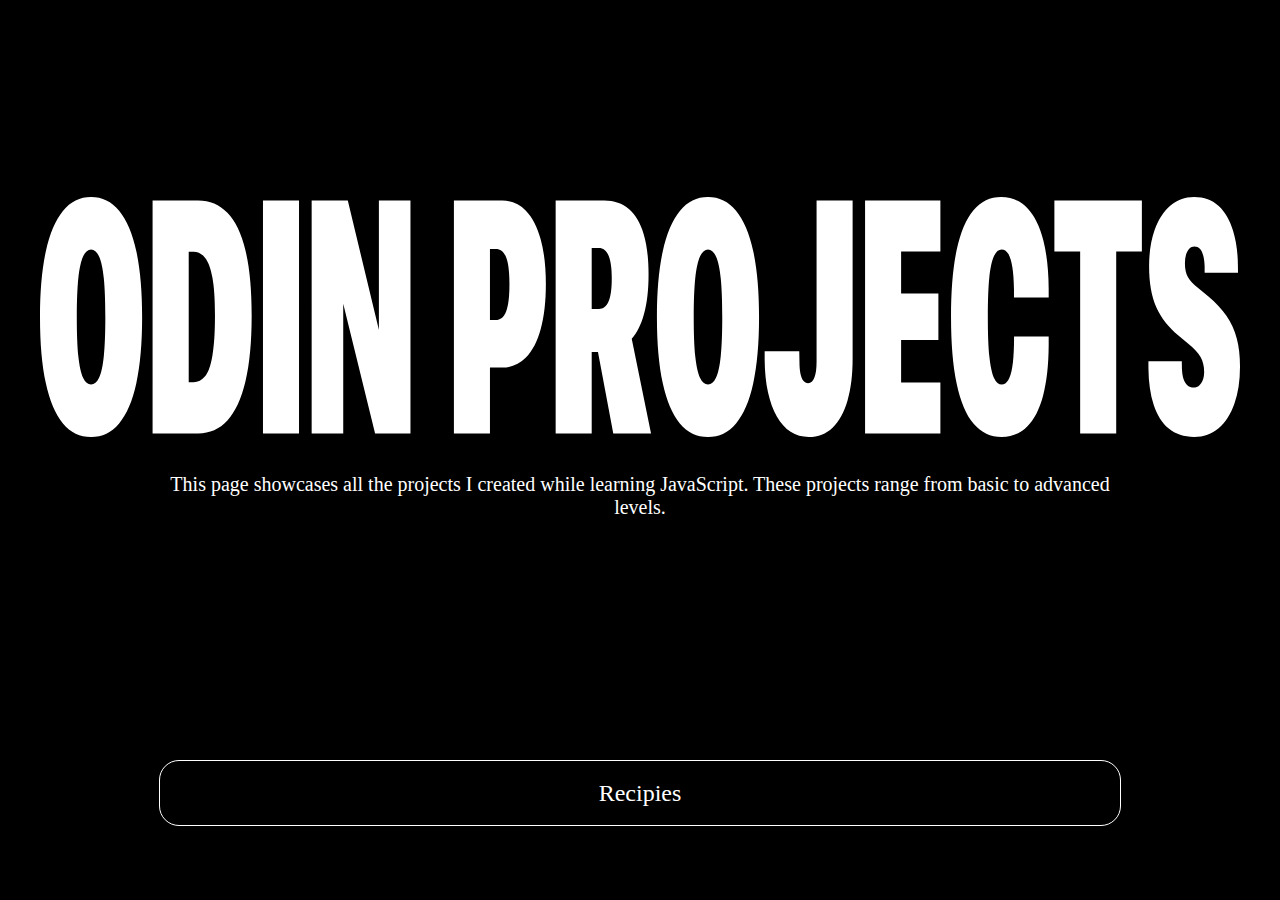
<file: Index.html>
<!DOCTYPE html>
<html lang="en">

<head>
    <meta charset="UTF-8">
    <meta name="viewport" content="width=device-width, initial-scale=1.0">
    <title>Odin Projects</title>
    <link rel="stylesheet" href="style.css">
</head>

<body>
    <div class="himg">
        <img src="Odin Projects.svg" alt=""">
        <p>This page showcases all the projects I created while learning JavaScript. These projects range from basic to advanced levels.</p>
        </div>
        <a href=" /Recipies/index.html">
        <div class=" projects">
            <p>Recipies</p>
        </div>
        </a>
</body>

</html>
</file>
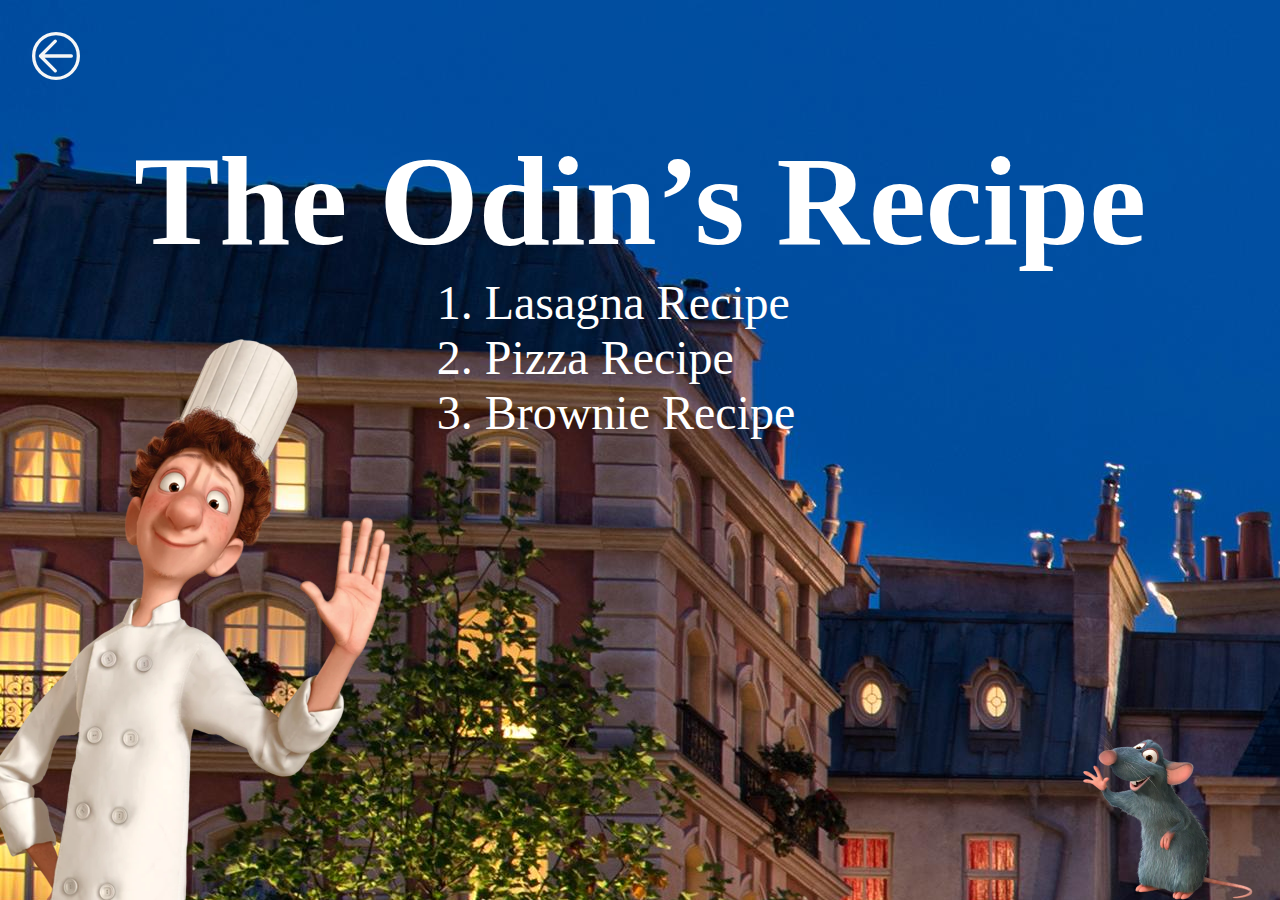
<file: Recipies/index.html>
<!DOCTYPE html>
<html lang="en">
<head>
    <meta charset="UTF-8">
    <meta name="viewport" content="width=device-width, initial-scale=1.0">
    <title>Odin's Recipie</title>
    <link rel="stylesheet" href="/Recipies/style.css">
</head>
<body>
    <a href="/index.html">
        <img src="/Recipies/back.svg" alt="" class="btm">
    </a>
    <h1 class="heading">The Odin’s Recipe</h1>
    <img src="/Recipies/img1.png" alt="" class="img1">
    <img src="/Recipies/img2.png" alt="" class="img2">
    <div class="list">
        <ol>
            <a href="r1.html">
                <li>Lasagna Recipe</li>
            </a>
            <a href="r2.html">
                <li>Pizza Recipe</li>
            </a>
            <a href="r3.html">
                <li>Brownie Recipe</li>
            </a>
        </ol>
    </div>
</body>
</html>
</file>
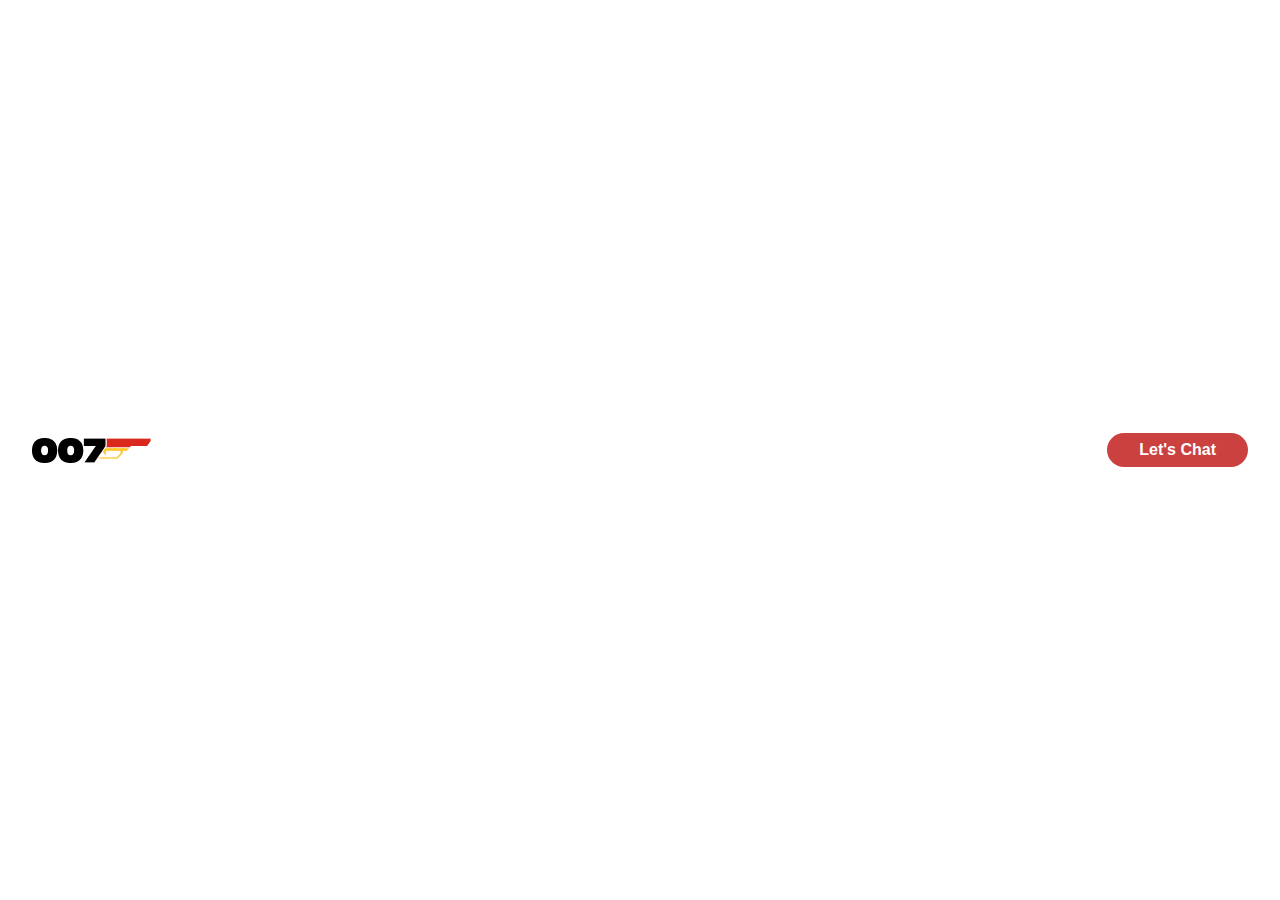
<file: Website1/Index.html>
<!DOCTYPE html>
<html lang="en">
<head>
    <meta charset="UTF-8">
    <meta name="viewport" content="width=device-width, initial-scale=1.0">
    <title>Portfolio</title>
    <link rel="stylesheet" href="/Website1/style.css">
    <script src="/Website1/script.js"></script>
</head>
<body>
    <div class="nav">

    </div>
</body>
</html>
</file>
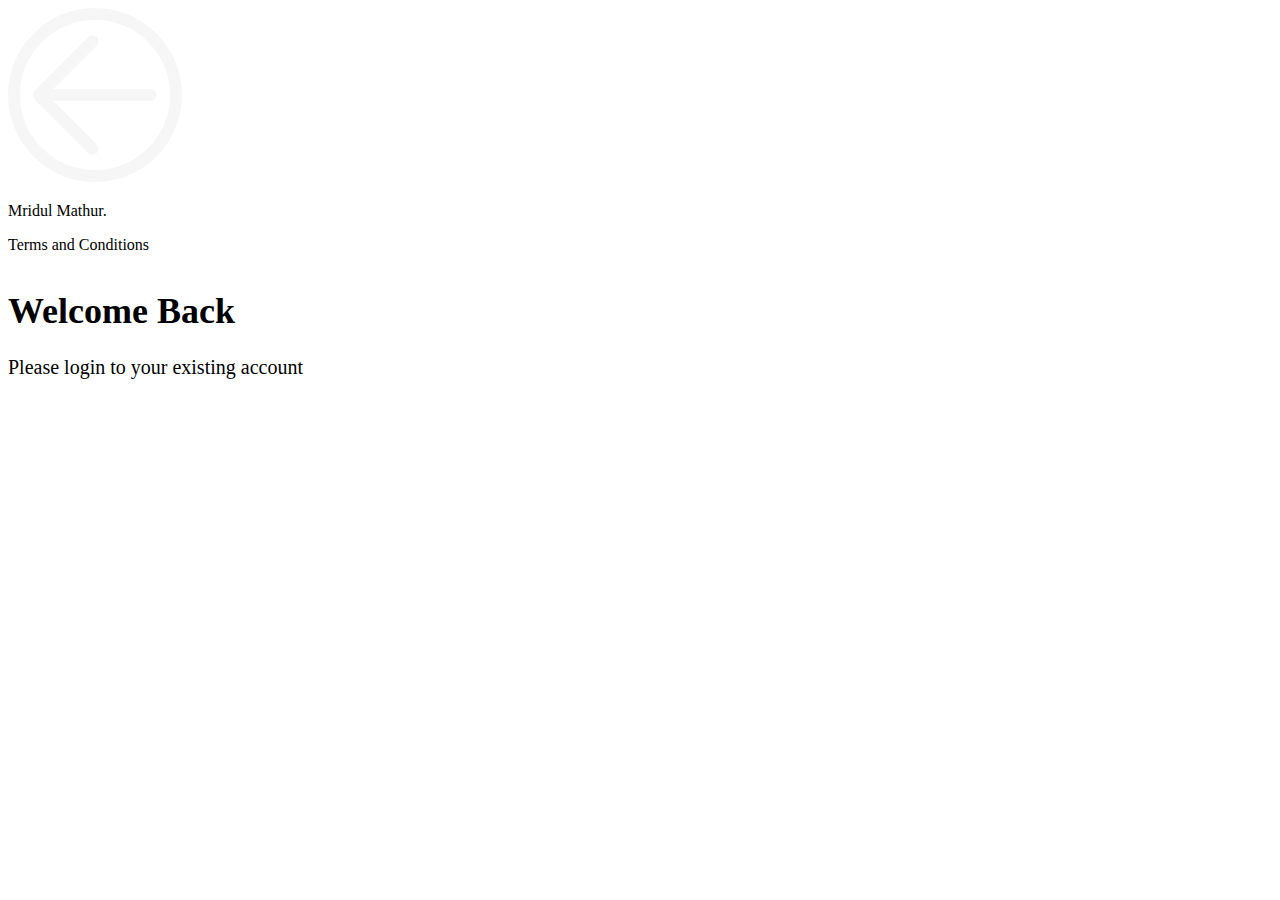
<file: Login/signin.html>
<!DOCTYPE html>
<html lang="en">
<head>
    <meta charset="UTF-8">
    <meta name="viewport" content="width=device-width, initial-scale=1.0">
    <title>Sign in</title>
</head>
<body>
    <a href="/index.html">
        <img src="/Recipies/back.svg" alt="" class="btm">
    </a>
    <div class="nav">
        <div class="logo">
            <p>Mridul Mathur.</p>
        </div>
        <div class="navcont">
            <p style=" cursor:alias">Terms and Conditions</p>
        </div>
    </div>
    <h1 style="font-size: 2.25rem; font-weight:900; margin-top:2.25rem;">Welcome Back</h1>
    <p style="font-size: 1.25rem; font-weight:300; margin-top:0.25rem;">Please login to your existing account</p>
</body>
</html>
</file>
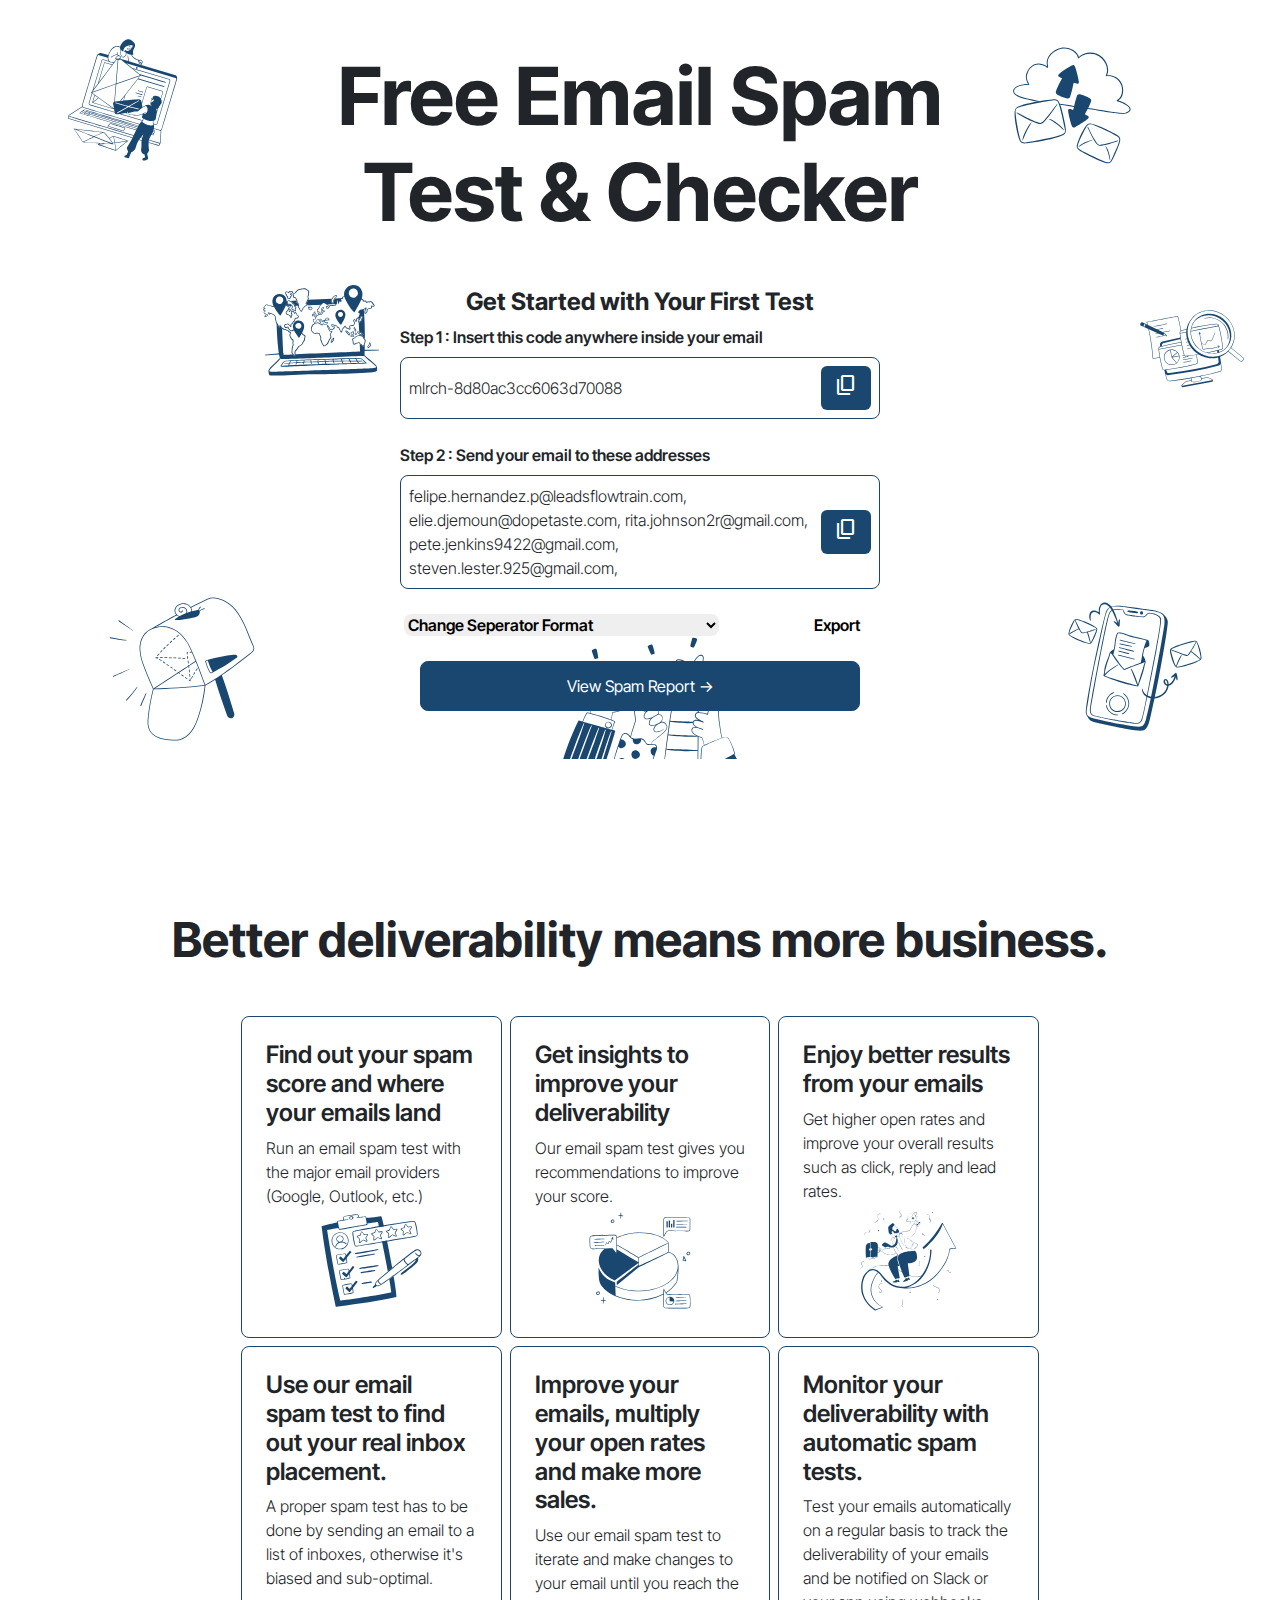
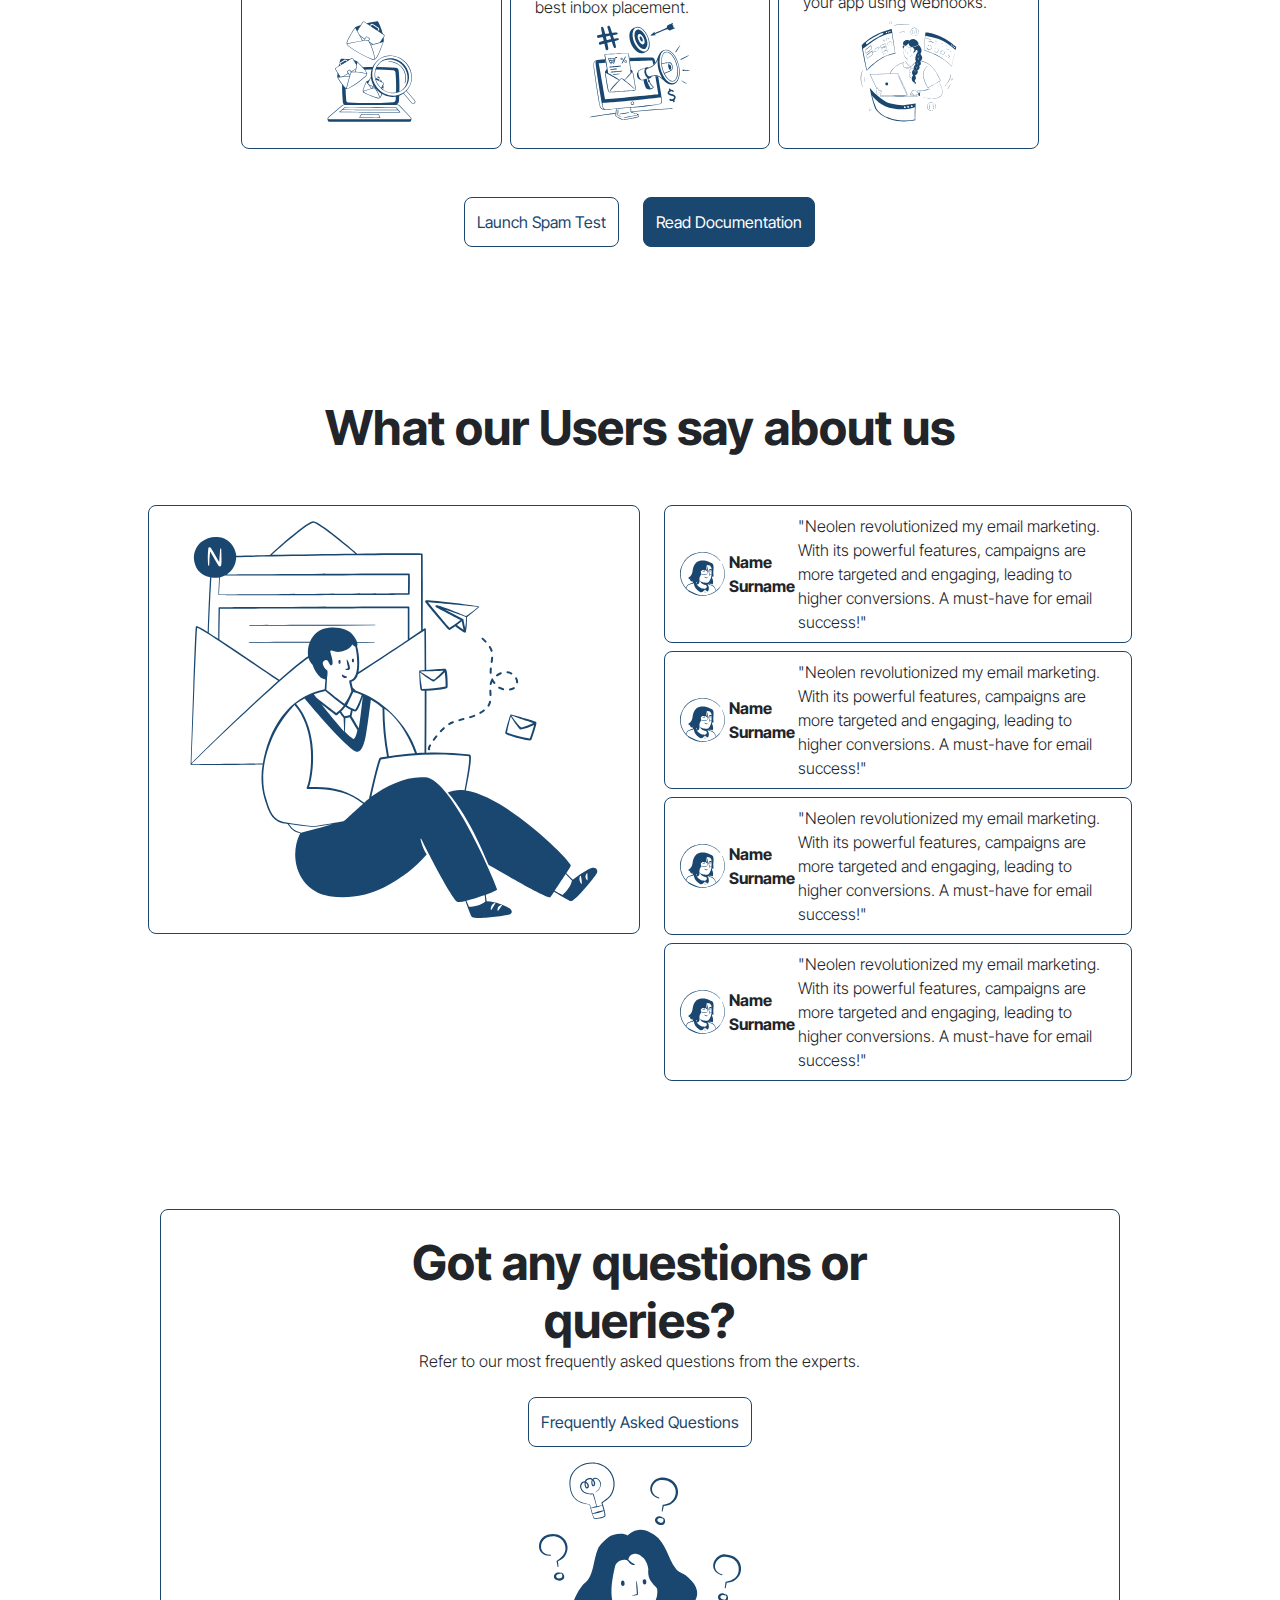
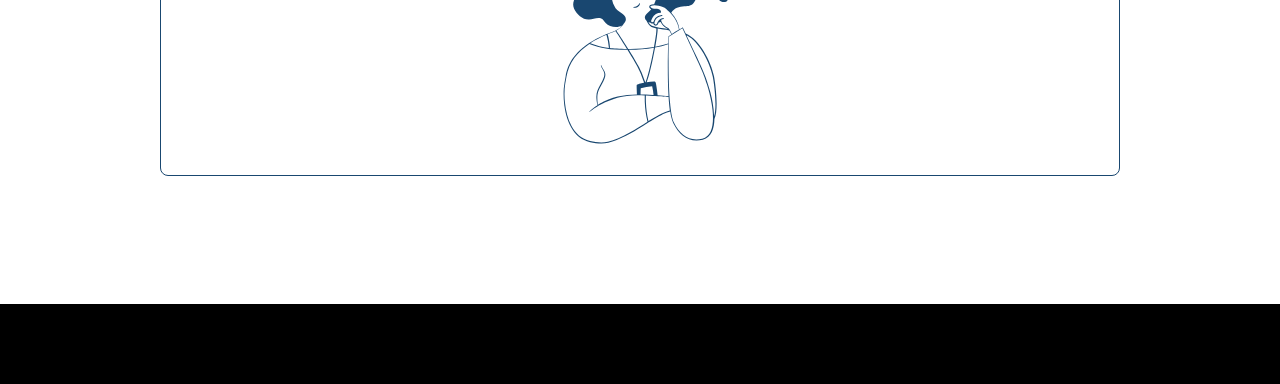
<file: neolen/emailTest.html>
<!DOCTYPE html>
<html lang="en">
  <head>
    <meta charset="UTF-8" />
    <meta name="viewport" content="width=device-width, initial-scale=1.0" />
    <title>Email Test | Neolen</title>
    <link
      href="https://cdn.jsdelivr.net/npm/bootstrap@5.3.3/dist/css/bootstrap.min.css"
      rel="stylesheet"
      integrity="sha384-QWTKZyjpPEjISv5WaRU9OFeRpok6YctnYmDr5pNlyT2bRjXh0JMhjY6hW+ALEwIH"
      crossorigin="anonymous"
    />
    <link rel="stylesheet" href="./style1.css" />
    <link
      rel="stylesheet"
      href="https://fonts.googleapis.com/css2?family=Material+Symbols+Outlined:opsz,wght,FILL,GRAD@20..48,100..700,0..1,-50..200"
    />
    <script async src="./script.js"></script>
  </head>
  <body
    class="d-flex flex-column justify-content-between align-items-center"
    style="gap: 8rem"
  >
    <!-------------------------------------hero Section begins-------------------------------------->

    <div
      id="hero"
      class="text-wrap col-md-12 col-xl-12 d-flex flex-column justify-content-center align-items-center gap-5 py-5 h-100"
      style="background: url(./assets/back.svg) no-repeat center/cover"
    >
      <h1 class="display-1 text-center fw-bold bg-white col-sm-6 col-11">
        Free Email Spam Test & Checker
      </h1>
      <div
        class="col-md-9 col-sm-10 col-11 d-flex flex-column justify-content-center align-items-center gap-2"
      >
        <h2 class="text-center fw-bold bg-white col-md-6 col-11">
          Get Started with Your First Test
        </h2>
        <div
          class="d-flex flex-column justify-content-center align-items-center col-11 col-md-9 col-xl-6 gap-4"
        >
          <div class="d-flex flex-column gap-2 bg-white col-12">
            <p class="fw-semibold col-12">
              Step 1 : Insert this code anywhere inside your email
            </p>
            <div
              class="col-12 d-flex flex-row justify-content-between align-items-center bg-white rounded-3 fw-light border-prime p-2 g-2"
            >
              <div
                id="myText1"
                class="d-flex align-items-center justify-content-center hidden text-wrap overflow-auto"
              >
                <p class="m-0 p-0 flex-nowrap" id="text1">
                  mlrch-8d80ac3cc6063d70088
                </p>
              </div>
              <button id="copyBtn1" class="btn btn-black">
                <span class="material-symbols-outlined"> content_copy </span>
              </button>
            </div>
          </div>
          <div class="col-12 d-flex flex-column gap-2 bg-white">
            <p class="fw-semibold col-12">
              Step 2 : Send your email to these addresses
            </p>
            <div
              class="col-12 d-flex flex-row justify-content-center align-items-center bg-white rounded-3 fw-light border-prime p-2 g-2"
            >
              <div
                id="myText2"
                class="d-flex align-items-center justify-content-center w-100 hidden overflow-x-auto text-wrap"
                style="height: 6rem"
              ></div>
              <button id="copyBtn2" class="btn btn-black">
                <span class="material-symbols-outlined"> content_copy </span>
              </button>
            </div>
          </div>
          <div
            class="d-flex flex-row justify-content-between align-items-center col-12 px-1 bg-white"
          >
            <select
              name="Change Seperator Format"
              id="emailformat"
              style="font-size: 0.75rem"
              class="border-0 rounded-3 fw-semibold fs-6 m-0 p-0 col-8"
            >
              <option value="" selected disabled hidden>
                Change Seperator Format
              </option>
              <option value="comma">Comma(,)</option>
              <option value="semicolon">Semicolon(;)</option>
              <option value="colon">Colon(:)</option>
              <option value="pipe">Pipe(|)</option>
              <option value="tab">Tab(\t)</option>
            </select>
            <button
              id="export"
              class="fw-semibold fs-6 col-2 cursor-pointer border-0 bg-white rounded-3"
            >
              Export
            </button>
          </div>
          <button
            id="btn"
            class="col-11 btn-black d-flex flex-row justify-content-center align-items-center rounded-3"
          >
            View Spam Report →
          </button>
        </div>
      </div>
    </div>

    <!-------------------------------------hero Section ends-------------------------------------->

    <!-------------------------------------features Section begins-------------------------------------->

    <div
      class="d-flex flex-column justify-content-between align-items-center row col-md-10 col-sm-10 col-11 gap-5 py-4"
    >
      <h1 class="col-12">Better deliverability means more business.</h1>
      <div
        id="services"
        class="row d-flex flex-row align-item-center justify-content-center gap-2"
      >
        <div
          class="col-xl-3 col-md-5 col-12 rounded-3 p-4 border-prime d-flex flex-column justify-content-between align-items-center"
        >
          <div class="d-flex flex-column gap-2 col-12">
            <h2>Find out your spam score and where your emails land</h2>
            <p>
              Run an email spam test with the major email providers (Google,
              Outlook, etc.)
            </p>
          </div>
          <img src="./assets/spam-score.svg" alt="" class="img-fluid col-6" />
        </div>
        <div
          class="col-xl-3 col-md-5 col-12 rounded-3 p-4 border-prime d-flex flex-column justify-content-between align-items-center"
        >
          <div class="d-flex flex-column gap-2">
            <h2>Get insights to improve your deliverability</h2>
            <p>
              Our email spam test gives you recommendations to improve your
              score.
            </p>
          </div>
          <img class="img-fluid h-auto w-50" src="./assets/get-insights.svg" />
        </div>
        <div
          class="col-xl-3 col-md-5 col-12 rounded-3 p-4 border-prime d-flex flex-column justify-content-between align-items-center"
        >
          <div class="d-flex flex-column gap-2">
            <h2>Enjoy better results from your emails</h2>
            <p>
              Get higher open rates and improve your overall results such as
              click, reply and lead rates.
            </p>
          </div>
          <img
            src="./assets/better-result.svg"
            alt=""
            class="img-fluid h-auto w-50"
          />
        </div>
        <div
          class="col-xl-3 col-md-5 col-12 rounded-3 p-4 border-prime d-flex flex-column justify-content-between align-items-center"
        >
          <div class="d-flex flex-column gap-2">
            <h2>
              Use our email spam test to find out your real inbox placement.
            </h2>
            <p>
              A proper spam test has to be done by sending an email to a list of
              inboxes, otherwise it's biased and sub-optimal.
            </p>
          </div>
          <img
            src="./assets/inbox-placement.svg"
            alt=""
            class="img-fluid h-auto w-50"
          />
        </div>
        <div
          class="col-xl-3 col-md-5 col-12 rounded-3 p-4 border-prime d-flex flex-column justify-content-between align-items-center"
        >
          <div class="d-flex flex-column gap-2">
            <h2>
              Improve your emails, multiply your open rates and make more sales.
            </h2>
            <p>
              Use our email spam test to iterate and make changes to your email
              until you reach the best inbox placement.
            </p>
          </div>
          <img
            src="./assets/improve-sales.svg"
            alt=""
            class="img-fluid h-auto w-50"
          />
        </div>
        <div
          class="col-xl-3 col-md-5 col-12 rounded-3 p-4 border-prime d-flex flex-column justify-content-between align-items-center"
        >
          <div class="d-flex flex-column gap-2">
            <h2>Monitor your deliverability with automatic spam tests.</h2>
            <p>
              Test your emails automatically on a regular basis to track the
              deliverability of your emails and be notified on Slack or your app
              using webhooks.
            </p>
          </div>
          <img
            src="./assets/automate.svg"
            alt=""
            class="img-fluid h-auto w-50"
          />
        </div>
      </div>
      <div
        class="d-flex justify-content-center align-items-center row col-11 gap-4"
      >
        <button
          id="btn"
          class="btn-white col-auto d-flex flex-row justify-content-center align-items-center rounded-3"
        >
          Launch Spam Test
        </button>
        <button
          id="btn"
          class="btn-black col-auto d-flex flex-row justify-content-center align-items-center rounded-3"
        >
          Read Documentation
        </button>
      </div>
    </div>

    <!-------------------------------------features Section ends-------------------------------------->

    <!-------------------------------------testi Section begins-------------------------------------->
    <div
      class="d-flex flex-column justify-content-between align-items-center col-md-9 col-sm-10 col-11 gap-5"
    >
      <h1>What our Users say about us</h1>
      <div class="row justify-content-center gap-4">
        <div
          class="d-flex justify-content-center align-items-center rounded-3 col-xl-6 col-sm-11 col-11 border-prime h-100"
        >
          <img src="./assets/emails.svg" alt="" class="img-fluid col-11" />
        </div>
        <div
          class="row flex-column align-items-center col-xl-6 col-sm-11 col-12 justify-content-center gap-2"
        >
          <div
            class="rounded-3 row p-2 justify-content-between align-items-center border-prime"
          >
            <div
              id="name"
              class="row justify-content-center align-items-center col-md-3 col-sm-4 col-4"
            >
              <img
                src="./assets/person3.svg"
                alt=""
                class="img-fluid col-lg-6 col-sm-6 col-4 p-0 m-0"
              />
              <p class="fw-bold col-4 p-0 m-0 ps-1">Name Surname</p>
            </div>
            <p class="col-md-9 col-sm-8 col-8">
              "Neolen revolutionized my email marketing. With its powerful
              features, campaigns are more targeted and engaging, leading to
              higher conversions. A must-have for email success!"
            </p>
          </div>
          <div
            class="rounded-3 row p-2 justify-content-between align-items-center border-prime"
          >
            <div
              id="name"
              class="row justify-content-center align-items-center col-md-3 col-sm-4 col-4"
            >
              <img
                src="./assets/person3.svg"
                alt=""
                class="img-fluid col-lg-6 col-sm-6 col-4 p-0 m-0"
              />
              <p class="fw-bold col-4 p-0 m-0 ps-1">Name Surname</p>
            </div>
            <p class="col-md-9 col-sm-8 col-8">
              "Neolen revolutionized my email marketing. With its powerful
              features, campaigns are more targeted and engaging, leading to
              higher conversions. A must-have for email success!"
            </p>
          </div>
          <div
            class="rounded-3 row p-2 justify-content-between align-items-center border-prime"
          >
            <div
              id="name"
              class="row justify-content-center align-items-center col-md-3 col-sm-4 col-4"
            >
              <img
                src="./assets/person3.svg"
                alt=""
                class="img-fluid col-lg-6 col-sm-6 col-4 p-0 m-0"
              />
              <p class="fw-bold col-4 p-0 m-0 ps-1">Name Surname</p>
            </div>
            <p class="col-md-9 col-sm-8 col-8">
              "Neolen revolutionized my email marketing. With its powerful
              features, campaigns are more targeted and engaging, leading to
              higher conversions. A must-have for email success!"
            </p>
          </div>
          <div
            class="rounded-3 row p-2 justify-content-between align-items-center border-prime"
          >
            <div
              id="name"
              class="row col-sm justify-content-center align-items-center col-md-3 col-sm-4 col-4"
            >
              <img
                src="./assets/person3.svg"
                alt=""
                class="img-fluid col-lg-6 col-sm-6 col-4 p-0 m-0"
              />
              <p class="fw-bold col-4 p-0 m-0 ps-1">Name Surname</p>
            </div>
            <p class="col-md-9 col-sm-8 col-8">
              "Neolen revolutionized my email marketing. With its powerful
              features, campaigns are more targeted and engaging, leading to
              higher conversions. A must-have for email success!"
            </p>
          </div>
        </div>
      </div>
    </div>
    <!-------------------------------------testi Section ends-------------------------------------->

    <!-------------------------------------FAQ Section begins-------------------------------------->

    <div
      class="justify-content-center align-items-center row col-md-9 col-11 rounded-3 gap-2 py-4 border-prime"
    >
      <div
        class="d-flex flex-column justify-content-center align-items-center col-md-8 col-11"
      >
        <div
          class="justify-content-center align-items-center gap-2 col-12 col-md-11"
        >
          <h1 class="text-center col-12">Got any questions or queries?</h1>
          <p class="col-12 text-center">
            Refer to our most frequently asked questions from the experts.
          </p>
        </div>

        <button id="btn" class="btn-white rounded-3 col-12 col-sm-auto mt-4">
          Frequently Asked Questions
        </button>
      </div>
      <img
        src="./assets/ask-question.svg"
        alt=""
        class="img-fluid col-lg-4 col-6"
      />
    </div>

    <!-------------------------------------FAQ Section ends-------------------------------------->

    <!-------------------------------------footer Section begins-------------------------------------->
    <div
      class="d-flex flex-column justify-content-center align-items-center col-12"
      style="height: 5rem; background: #000000"
    ></div>
    <!-------------------------------------footer Section ends-------------------------------------->
  </body>
</html>
</file>
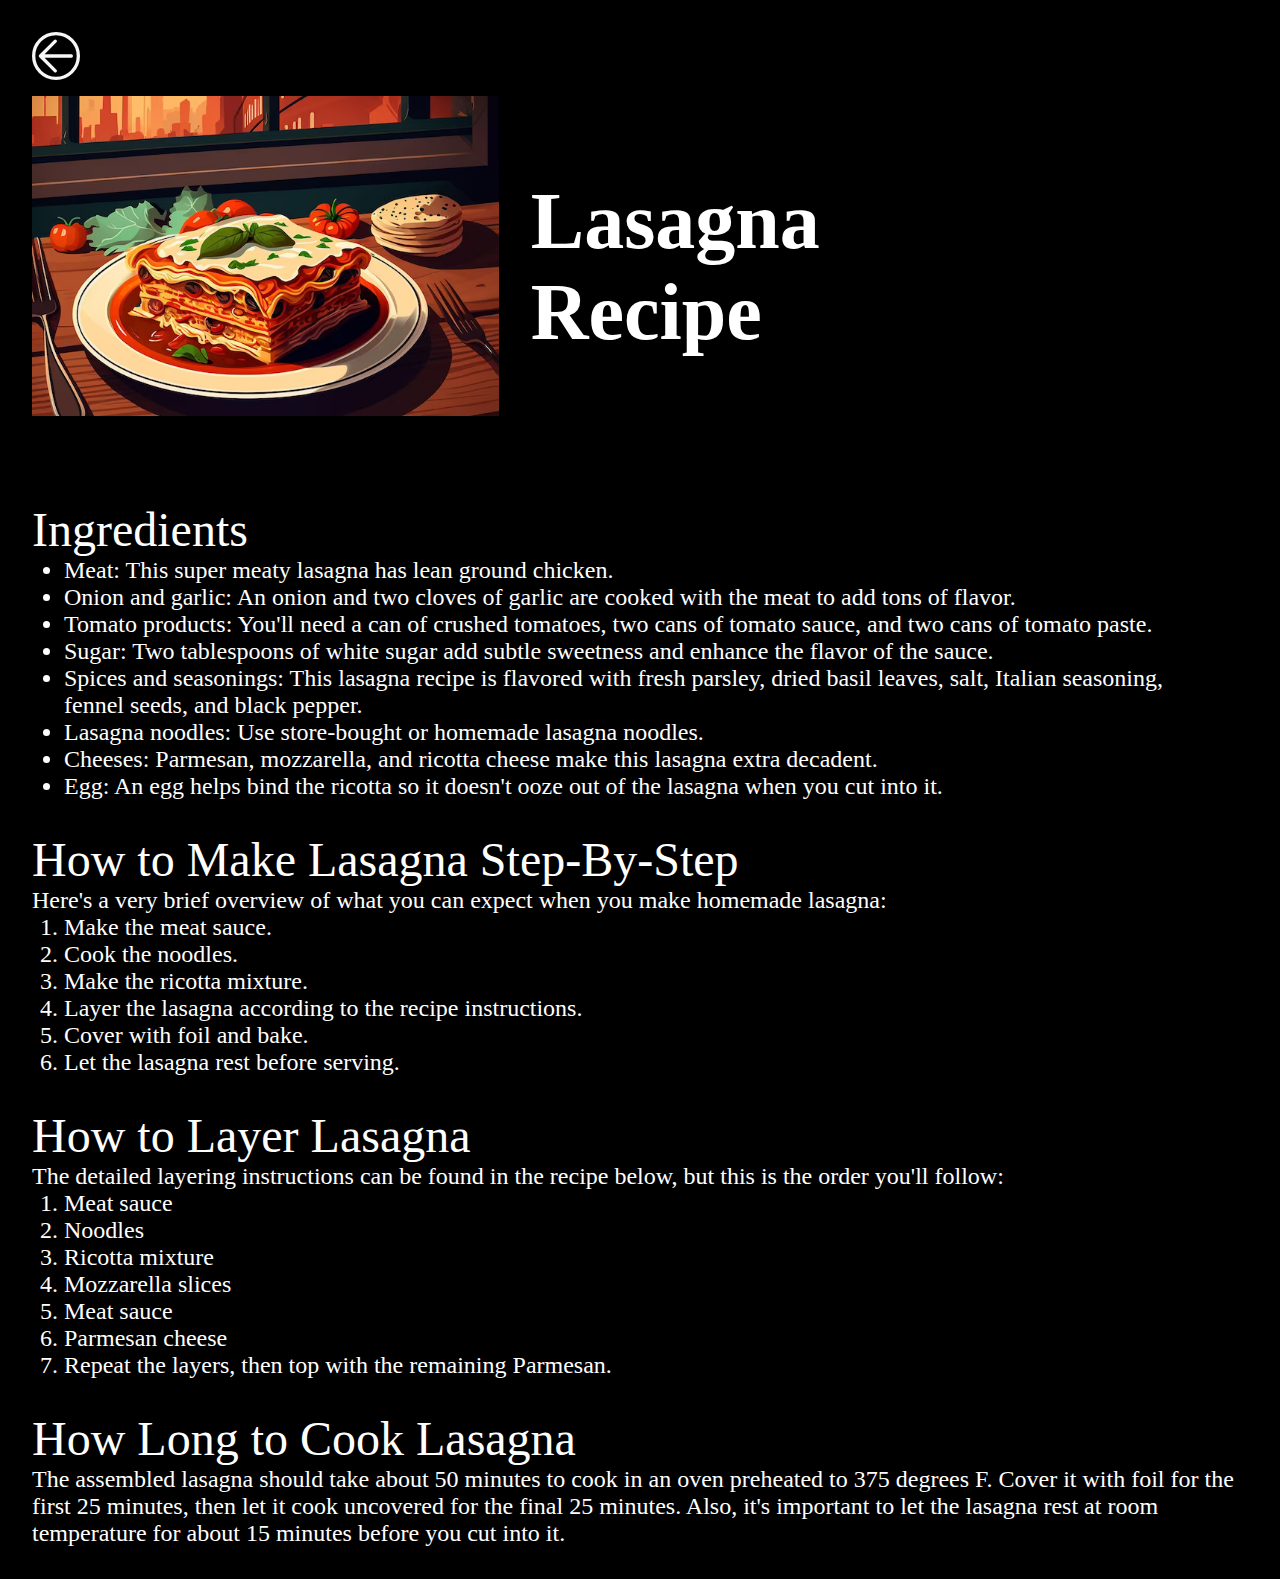
<file: Recipies/r1.html>
<!DOCTYPE html>
<html lang="en">

<head>
    <meta charset="UTF-8">
    <meta name="viewport" content="width=device-width, initial-scale=1.0">
    <title>Lasagna Recipe</title>
    <link rel="stylesheet" href="/Recipies/rstyle.css">
</head>

<body>
    <a href="/Recipies/recipie.html">
        <img src="/Recipies/back.svg" alt="" class="btm">
    </a>
    <div class="head">
        <img src="/Recipies/las.png" alt="" class="dish">
        <p class="h1">Lasagna Recipe</p>
    </div>
    <div class="content">
        <p class="h2">Ingredients</p>
        <ul>
            <li>Meat: This super meaty lasagna has lean ground chicken.</li>
            <li>Onion and garlic: An onion and two cloves of garlic are cooked with the meat to add tons of flavor.</li>
            <li>Tomato products: You'll need a can of crushed tomatoes, two cans of tomato sauce, and two cans of tomato
                paste.</li>
            <li>Sugar: Two tablespoons of white sugar add subtle sweetness and enhance the flavor of the sauce.</li>
            <li>Spices and seasonings: This lasagna recipe is flavored with fresh parsley, dried basil leaves, salt,
                Italian seasoning, fennel seeds, and black pepper.</li>
            <li>Lasagna noodles: Use store-bought or homemade lasagna noodles.</li>
            <li>Cheeses: Parmesan, mozzarella, and ricotta cheese make this lasagna extra decadent.</li>
            <li>Egg: An egg helps bind the ricotta so it doesn't ooze out of the lasagna when you cut into it.</li>
        </ul>
        <p class="h2">
            How to Make Lasagna Step-By-Step
        </p>
        <p class="para">
            Here's a very brief overview of what you can expect when you make homemade lasagna:
        </p>
        <ol>
            <li>
                Make the meat sauce.
            </li>
            <li>
                Cook the noodles.
            </li>
            <li>
                Make the ricotta mixture.
            </li>
            <li>
                Layer the lasagna according to the recipe instructions.
            </li>
            <li>
                Cover with foil and bake.
            </li>
            <li>
                Let the lasagna rest before serving.
            </li>
        </ol>
        <p class="h2">
            How to Layer Lasagna
        </p>
        <p class="para">
            The detailed layering instructions can be found in the recipe below, but this is the order you'll follow:
        </p>
        <ol>
            <li>
                Meat sauce
            </li>
            <li>
                Noodles
            </li>
            <li>
                Ricotta mixture
            </li>
            <li>
                Mozzarella slices
            </li>
            <li>
                Meat sauce
            </li>
            <li>
                Parmesan cheese
            </li>
            <li>Repeat the layers, then top with the remaining Parmesan.</li>
        </ol>
        <p class="h2">
            How Long to Cook Lasagna
        </p>
        <p class="para">
            The assembled lasagna should take about 50 minutes to cook in an oven preheated to 375 degrees F. Cover it
            with foil for the first 25 minutes, then let it cook uncovered for the final 25 minutes. Also, it's
            important to let the lasagna rest at room temperature for about 15 minutes before you cut into it.
        </p>
    </div>
</body>

</html>
</file>
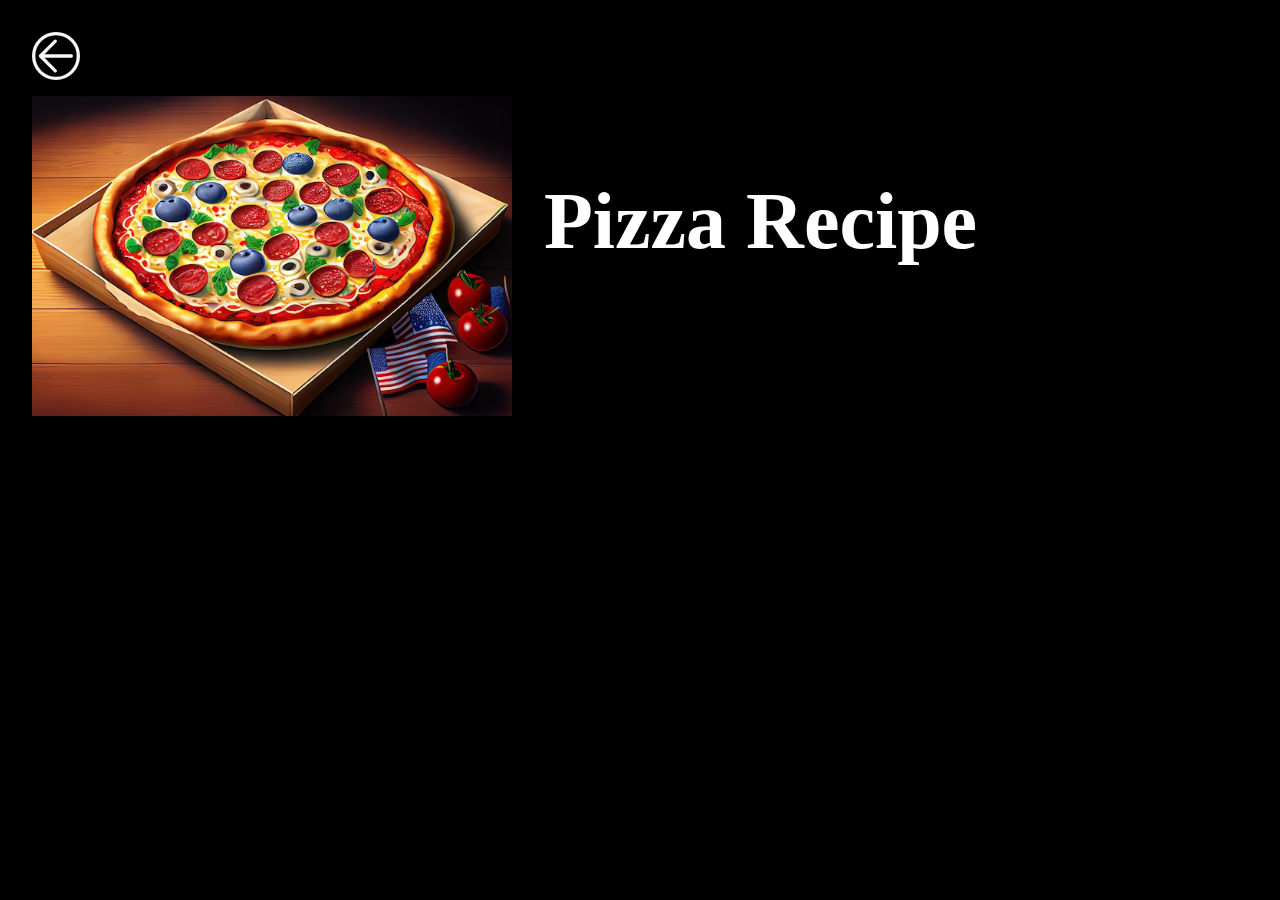
<file: Recipies/r2.html>
<!DOCTYPE html>
<html lang="en">

<head>
    <meta charset="UTF-8">
    <meta name="viewport" content="width=device-width, initial-scale=1.0">
    <title>Pizza Recipe</title>
    <link rel="stylesheet" href="/Recipies/rstyle.css">
</head>

<body>
    <a href="/Recipies/recipie.html">
        <img src="/Recipies/back.svg" alt="" class="btm">
    </a>
    <div class="head">
        <img src="/Recipies/pizz.png" alt="" class="dish">
        <p class="h1">Pizza Recipe</p>
    </div>
</body>

</html>
</file>
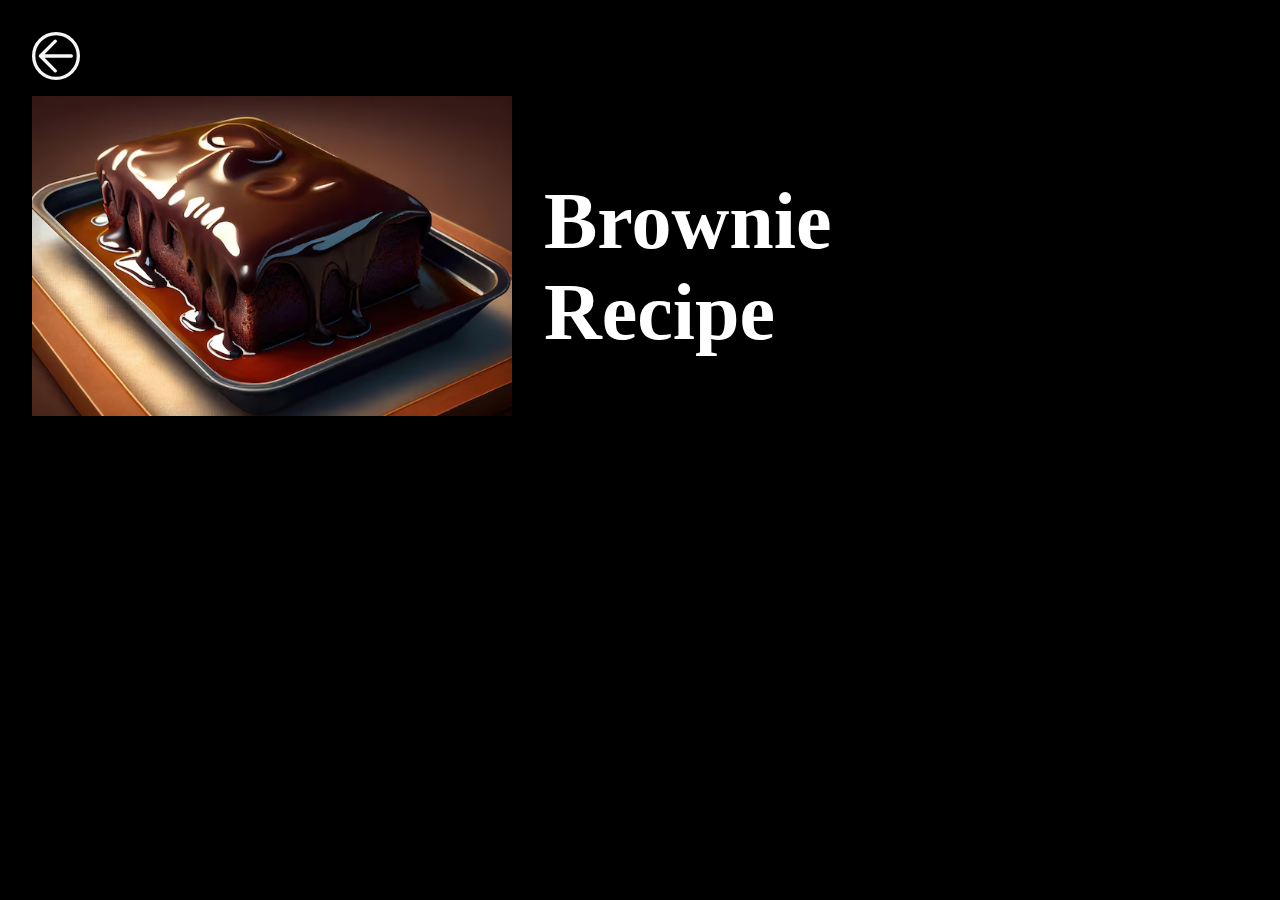
<file: Recipies/r3.html>
<!DOCTYPE html>
<html lang="en">

<head>
    <meta charset="UTF-8">
    <meta name="viewport" content="width=device-width, initial-scale=1.0">
    <title>Brownie Recipe</title>
    <link rel="stylesheet" href="/Recipies/rstyle.css">
</head>

<body>
    <a href="/Recipies/recipie.html">
        <img src="/Recipies/back.svg" alt="" class="btm">
    </a>
    <div class="head">
        <img src="/Recipies/brow.png" alt="" class="dish">
        <p class="h1">Brownie Recipe</p>
    </div>
</body>

</html>
</file>
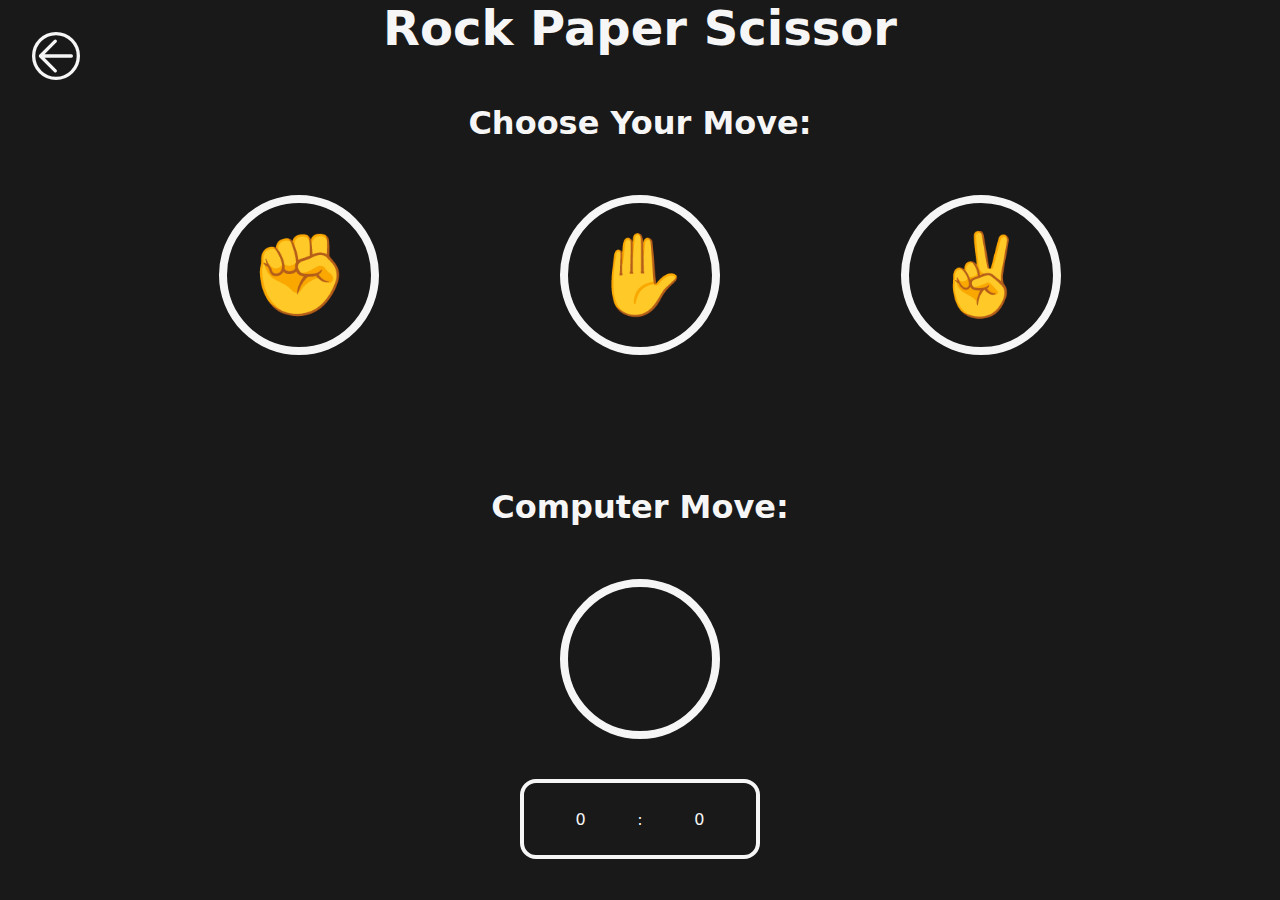
<file: RPS Game/rps.html>
<!DOCTYPE html>
<html lang="en">

<head>
    <meta charset="UTF-8">
    <meta name="viewport" content="width=device-width, initial-scale=1.0">
    <title>Rock Paper Scissor</title>
    <link rel="stylesheet" href="/RPS Game/rpstyle.css">
</head>

<body>
    <a href="/index.html">
        <img src="/Recipies/back.svg" alt="" class="btm">
    </a>
    <div class="heading">
        <h1>Rock Paper Scissor</h1>
    </div>
    <div class="game">
        <h1>Choose Your Move:</h1>
        <div class="playermove">
            <div id="pmove" class="move">
                <p id="r">✊</p>
            </div>
            <div id="pmove" class="move">
                <p id="p">✋</p>
            </div>
            <div id="pmove" class="move">
                <p id="s">✌️</p>
            </div>
        </div>
        <h1>Computer Move:</h1>
        <div class="cmove" id="cmove">
            <p>  </p>
        </div>
    </div>
    <div class="score">
        <span id="user">
            0
        </span>
        :
        <span id="comp">
            0
        </span>
    </div>
    <script src="/RPS Game/rpscript.js"></script>
</body>

</html>
</file>
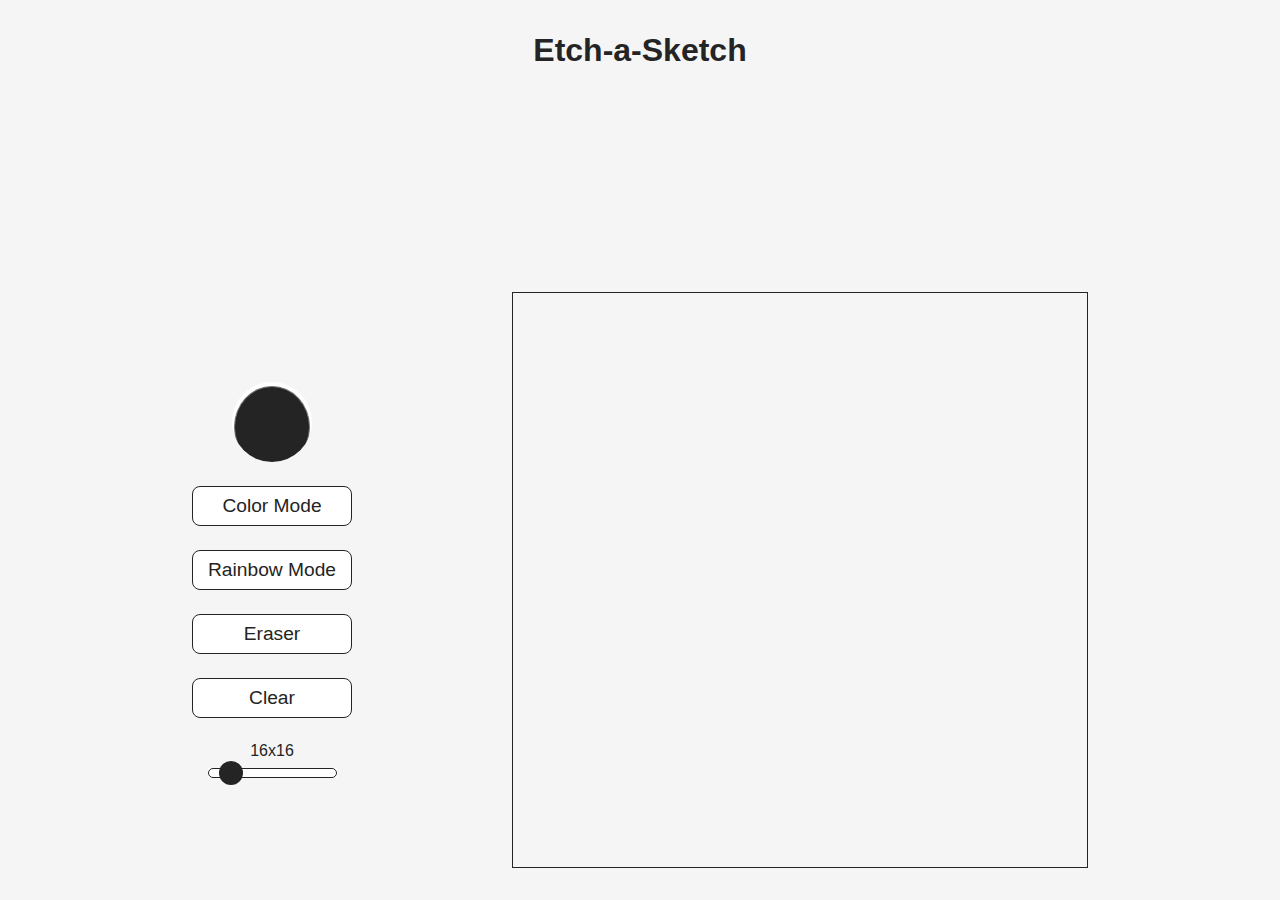
<file: Sketch/ EtchSketch.html>
<!DOCTYPE html>
<html lang="en">
  <head>
    <meta charset="UTF-8" />
    <meta name="viewport" content="width=device-width, initial-scale=1.0" />
    <title>Etch-a-Sketch</title>
    <link rel="stylesheet" href="/Sketch/etch.css" />
  </head>
  <body>
    <etch>
      <h1>Etch-a-Sketch</h1>
      <div class="main">
      <div class="settings">
        <input type="color" id="color" value="#242424"/>
        <button class="btn" id="colorbtn">Color Mode</button>
        <button class="btn" id="rainbow">Rainbow Mode</button>
        <button class="btn" id="erase">Eraser</button>
        <button class="btn" id="clear">Clear</button>
        <div class="range">
          <div class="value" id="size"> 16x16 </div> 
            <input id="sizebtn" type="range" value="10"/>
        </div>
      </div>
      <div id ='canvas' class="sketch"></div>
    </div>
    <script src="/Sketch/sketch.js"></script>
  </body>
</html>
</file>
<file: style.css>
@import url(https://db.onlinewebfonts.com/c/99501fdab737541e9315ceaf9229370f?family=Monument+Extended+Regular);
@import url(https://db.onlinewebfonts.com/c/55d433372d270829c51e2577a78ef12d?family=Monument+Extended+Bold);

body {
    background-color: #000;
    font-family: "Monument Extended Regular";
    color: #fff;
    gap: 2rem;
    display: flex;
    flex-direction: column;
    justify-content: center;
    align-items: center;
}

.himg {
    width: 100%;
    height: 80vh;
    display: flex;
    flex-direction: column;
    justify-content: center;
    align-items: center;
    gap: 1rem;
}

.himg p {
    font-size: 1.25rem;
    text-align: center;
    width: 75vw;
}
a:link, a:visited {
    text-decoration: none;
    color: #FFFFFF;
  }
.projects {
    margin:0 0 1rem 0;
    width: 75vw;
    height: 4rem;
    background: #000;
    transition: 0.25s linear;
    border-radius: 1.25rem;
    border: 1px solid #FFF;
    display: flex;
    align-items: center;
    justify-content: center;
}

.projects p {
    font-family: "Monument Extended Bold";
    font-size: 1.5rem;
}
.projects:hover{
    filter: drop-shadow(0 0 0.5rem #ffffff);
    border: 1px solid #FFF;
    z-index: 1;
}
</file>
<file: Recipies/style.css>
body{
    font-family: AkayaTelivigala;
    flex-direction: column;
    align-items: center;
    display: flex;
    justify-content: center;
    margin: 0;
    padding: 0;
    background-image: url(/Recipies/back.jpeg);
    background-size: auto;
    background-repeat: no-repeat;
    background-color: black;
    color: #FFF;
}
.btm {
    width: 3rem;
    height: 3rem;
    position: fixed;
    top: 2rem;
    left: 2rem;
    z-index: 1;
}
.img1{
    position: fixed;
    bottom: 0;
    left:-2rem;
    z-index: 1;
    margin :0;
    padding: 0;
}
.img2{
    position: fixed;
    bottom: -7.5rem;
    right: -4rem;
    scale:0.5;
    transform: scaleX(-1);
    z-index: 1;
    margin :0;
    padding: 0;
}

.heading{
    font-size: 8rem;
    align-items: center;
    display: flex;
    justify-content: center;
    margin:0;
    padding:8rem 0 0 0;
}

.list {
    width: 100%;
    align-items: center;
    display: flex;
    justify-content: center;
    font-size: 3rem;
}

.list ol{
    margin:0;
    padding:0;
}
.list ol a:link, a:visited{
    text-decoration: none;
    color: #FFF;
}
</file>
<file: Website1/style.css>
*{
    margin: 0;
    padding: 0;
    box-sizing: border-box;
}

html, body{
    height: 100%;
    font-family: 'Roboto', sans-serif;
}

body{
    display: flex;
    justify-content: center;
    align-items: center;
    background: #fff;
    color: #222;
    width: 100vw;
}

.nav {
    display: flex;
    justify-content: space-between;
    align-items: center;
    width: 100vw;
    padding: 2rem;
    flex-direction: row;
}
.nav right-nav{
    display: flex;
    flex-direction: row;
    padding: 0 2rem;
    gap: 2rem;
    width: 100%;
}
</file>
<file: neolen/style1.css>
@import url("https://fonts.googleapis.com/css2?family=Inter+Tight:ital,wght@0,100..900;1,100..900&display=swap");

* {
  margin: 0;
  padding: 0;
  box-sizing: border-box;
  font-family: "Inter Tight", sans-serif;
  font-optical-sizing: auto;
  font-weight: semi-bold;
  font-style: normal;
}

#btn {
  padding: 0.75rem;
  gap: 0.5rem;
  transition: all 0.3s ease-in-out;
  border: 0.1rem solid #194770;
}

.btn-white {
  background: #ffffff;
  color: #194770;
}
.btn-white:hover {
  background: #194770;
  color: #ffffff;
}

.btn-black {
  background: #194770;
  color: #ffffff;
}
.btn-black:hover {
  background: #ffffff;
  color: #194770;
}

h1 {
  text-align: center;
  font-weight: 700;
  font-size: 3rem;
  padding: 0;
  margin: 0;
}

h2 {
  font-weight: 600;
  font-size: 1.5rem;
  padding: 0;
  margin: 0;
}

p {
  font-weight: 300;
  font-size: 1rem;
  padding: 0;
  margin: 0;
}

.border-prime {
  border: 0.1rem solid #194770;
}
</file>
<file: Recipies/rstyle.css>
body {
    font-family: AkayaTelivigala;
    margin: 0;
    padding: 2rem 2rem;
    background-color: black;
    color: #FFF;
}

.btm {
    width: 3rem;
    height: 3rem;
    position: fixed;
    top: 2rem;
    left: 2rem;
    z-index: 1;
}

.head {
    margin: 4rem 0;
    display: flex;
    flex-direction: row;
    width: 80vw;
    gap: 2rem;
}

.head .dish {
    width: 30rem;
    height: 20rem;
    object-fit: cover;
}

.h1 {
    font-size: 5rem;
    font-weight: 720;
}

.h2 {
    font-size: 3rem;
    font-weight: 480;
    margin: 2rem 0 0 0;
    padding: 0;
}
.para{
    font-size: 1.5rem;
    font-weight: 100;
    margin: 0;
    padding: 0;
}
ul{
    margin: 0 2rem;
    padding: 0;
    font-size: 1.5rem;
    font-weight: lighter;
}

ol{
    margin: 0 2rem;
    padding: 0;
    font-size: 1.5rem;
    font-weight: lighter;
}
</file>
<file: RPS Game/rpstyle.css>
*{
    box-sizing: border-box;
    margin: 0;
    padding: 0;
    color: #f6f6f6;
}
.btm {
    width: 3rem;
    height: 3rem;
    position: fixed;
    top: 2rem;
    left: 2rem;
    z-index: 1;
}
body {
    background-color: #191919;
    font-family: system-ui, -apple-system, BlinkMacSystemFont, 'Segoe UI', Roboto, Oxygen, Ubuntu, Cantarell, 'Open Sans', 'Helvetica Neue', sans-serif;
    margin: 0;
    width: 100vw;
    display: flex;
    justify-content: center;
    align-items: center;
    flex-direction: column;
}
.heading > h1{
    font-size: 3rem;
}

.game{
    width: 80%;
    display: flex;
    justify-content:space-between;
    align-items: center;
    flex-direction: column;
    height: 75vh;
    margin-top: 3rem;
}
.game > h1{
    font-size: 2rem;
}
.playermove{
    width: 100%;
    display: flex;
    justify-content: space-around;
    align-items: center;
    margin-top: -2.5rem;
    margin-bottom: 2.5rem;
}
.move,.cmove {
    cursor: pointer;
    width: 10rem;
    height: 10rem;
    border: 0.5rem solid #f6f6f6;
    display: flex;
    justify-content: center;
    align-items: center;
    border-radius: 100%;
}
.move,.cmove  {
    font-size: 5rem;
}

#cmove{
    margin-top: -2.5rem;
    margin-bottom: 2.5rem;
    cursor: default;
}
.score{
    width: 15rem;
    height: 5rem;
    display: flex;
    justify-content: space-evenly;
    align-items: center;
    border: 0.25rem solid #f6f6f6;
    border-radius: 16px;
    flex-direction: row;
}
</file>
<file: Sketch/etch.css>
* {
  margin: 0;
  padding: 0;
  box-sizing: border-box;
  color: #242424;
  font-family: "Segoe UI", Tahoma, Geneva, Verdana, sans-serif;
}

body etch{
  display: flex;
  flex-direction: column;
  justify-content: space-between;
  align-items: center;
  height: 100vh;
  background-color: #f5f5f5;
  padding: 2rem 5rem;
}
.main .sketch {
  border: 1px solid #242424;
  width: 45vw !important;
  height: 45vw !important;
}

.main {
  display: flex;
  justify-content: space-between;
  align-items: center;
  flex-direction: row;
  gap: 10rem;
}

.settings {
  display: flex;
  justify-content: space-between;
  align-items: center;
  flex-direction: column;
  gap: 1.5rem;
}
.btn {
  background-color: #fff;
  border-radius: 0.5rem;
  font-size: 1.2rem;
  font-weight: 400;
  padding: 0.5rem 0;
  cursor: pointer;
  transition: all 0.2s linear;
  border: 0.1rem solid #242424;
  width: 10rem;
}

.btn:hover {
  transform: translateY(-0.15rem) translateX(-0.15rem);
  box-shadow: 0.2rem 0.2rem 0 0 #242424;
}

.btn:active {
  transform: translateY(0.15rem) translateX(0.15rem);
  box-shadow: none;
}

input[type="color"] {
  width: 5rem;
  height: 5rem;
  border-radius: 100%;
  border: none;
  background-color: #fff;
  -webkit-appearance: none;
}
input[type="color"]::-webkit-color-swatch {
  border-radius: 100%;
  width: 5rem;
  height: 5rem;
}
.range {
  width: 100%;
  display: flex;
  flex-direction: column;
  justify-content: space-between;
  align-items: center;
  gap: 0.5rem;
}
input[type="range"] {
  -webkit-appearance: none;
  background-color: #fff;
}

input[type="range"]::-webkit-slider-runnable-track {
  height: 10px;
  border: 1px solid #242424;
  border-radius: 25px;
  background: #fff;
}

input[type="range"]::-webkit-slider-thumb {
  -webkit-appearance: none;
  width: 24px;
  height: 24px;
  border-radius: 25px;
  margin-top: -8px;
  background: #242424;
}
</file>
